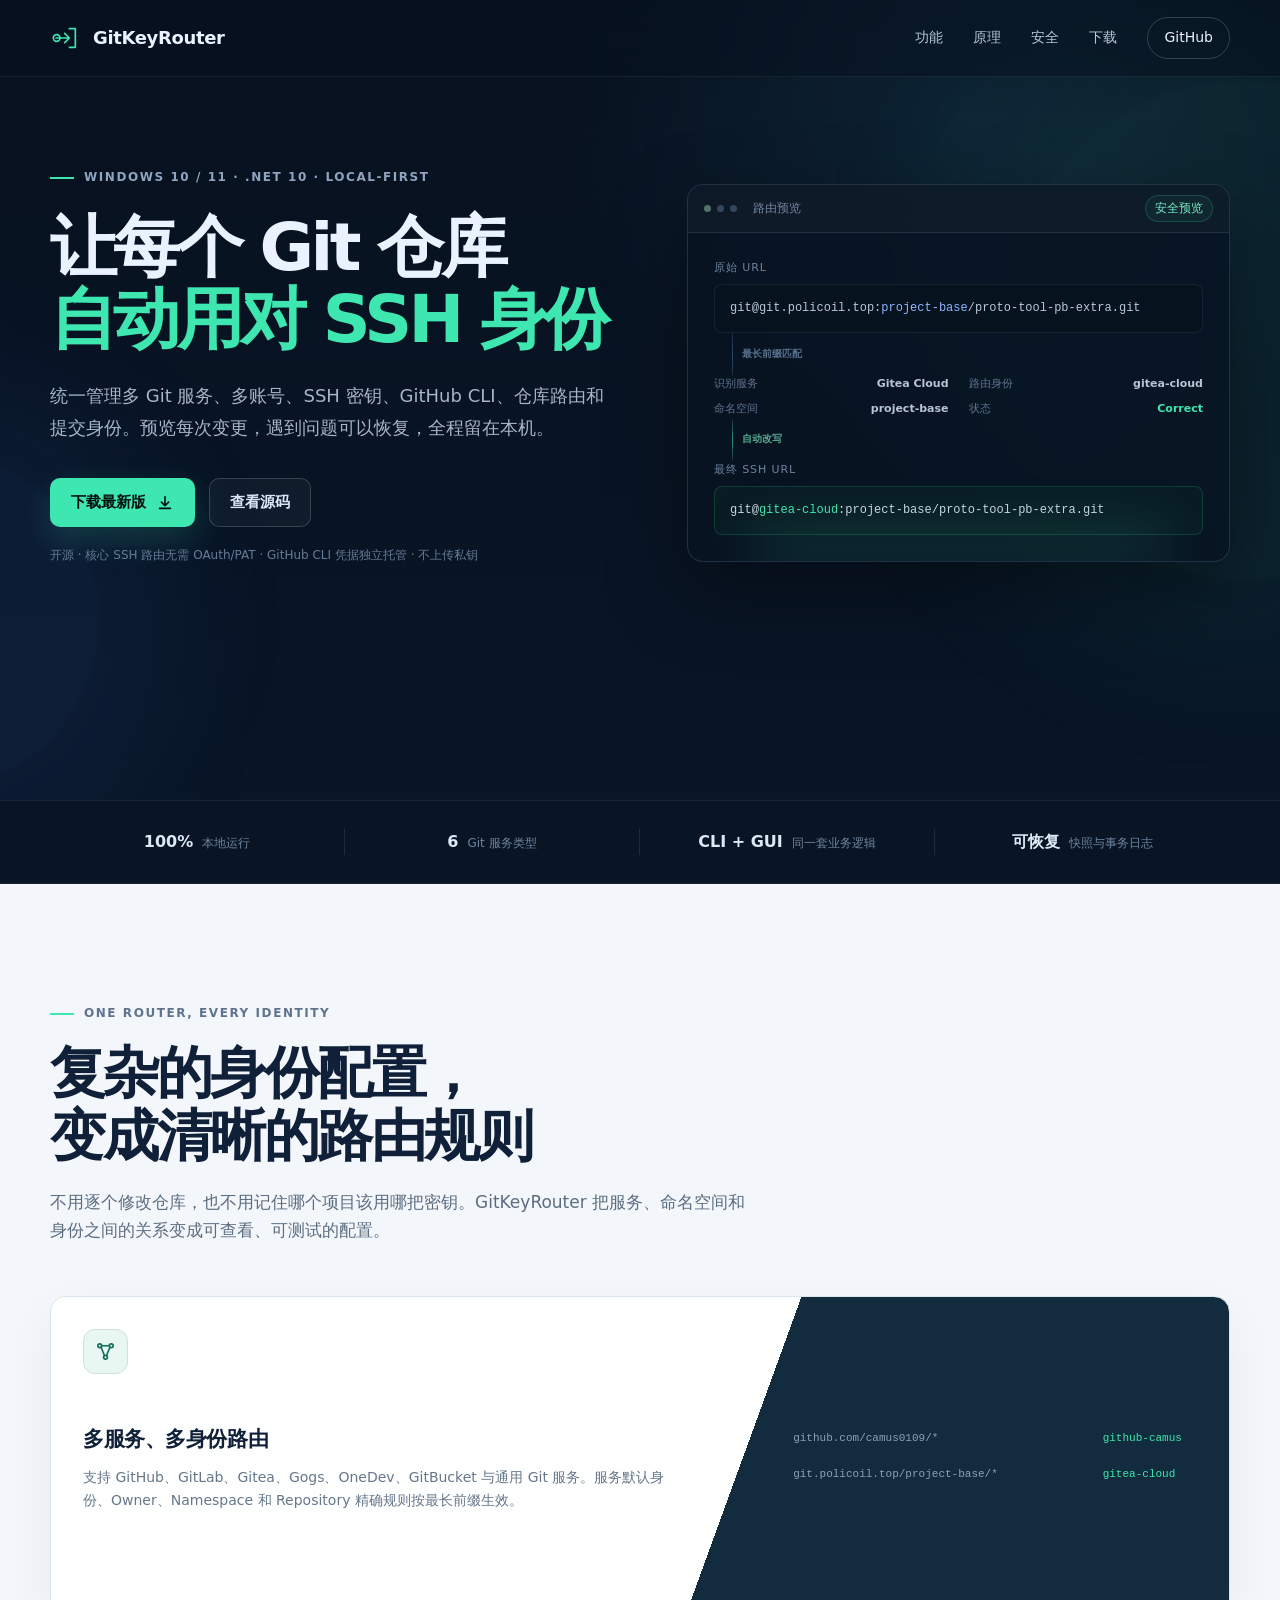
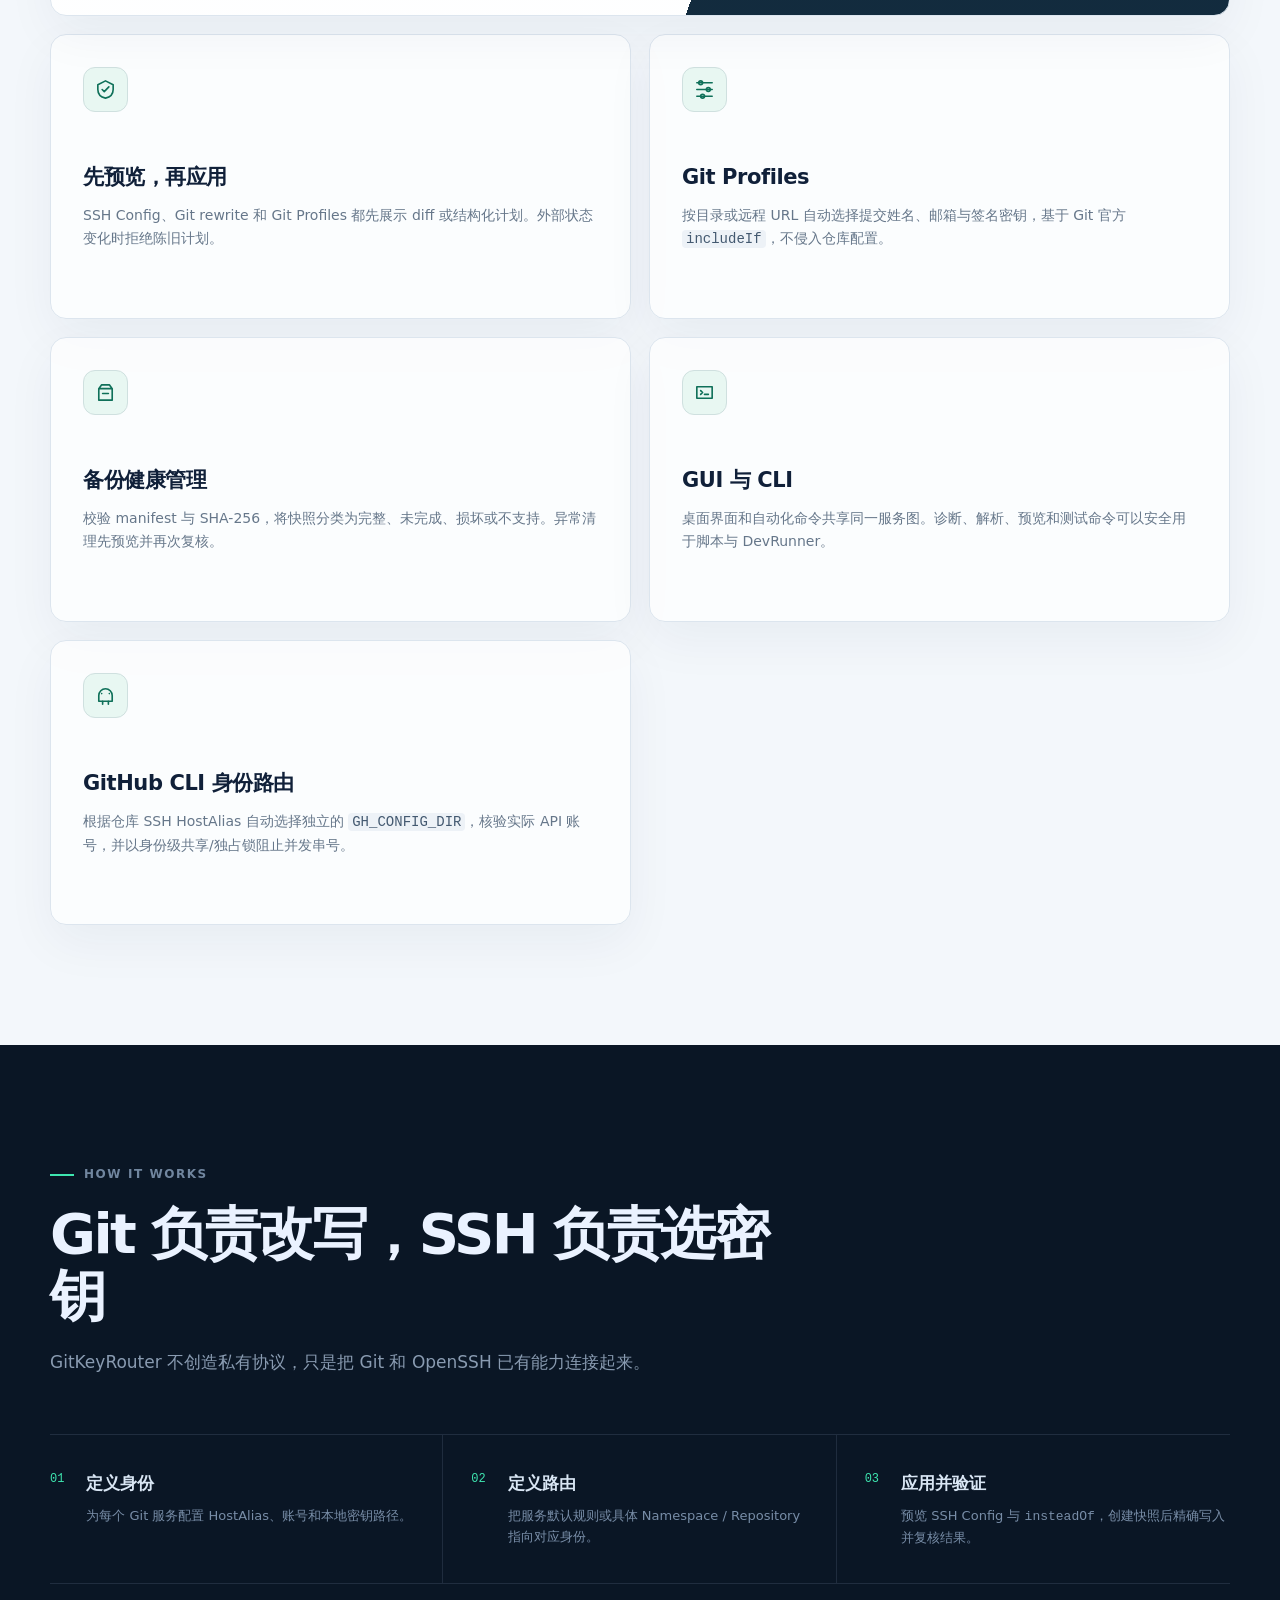
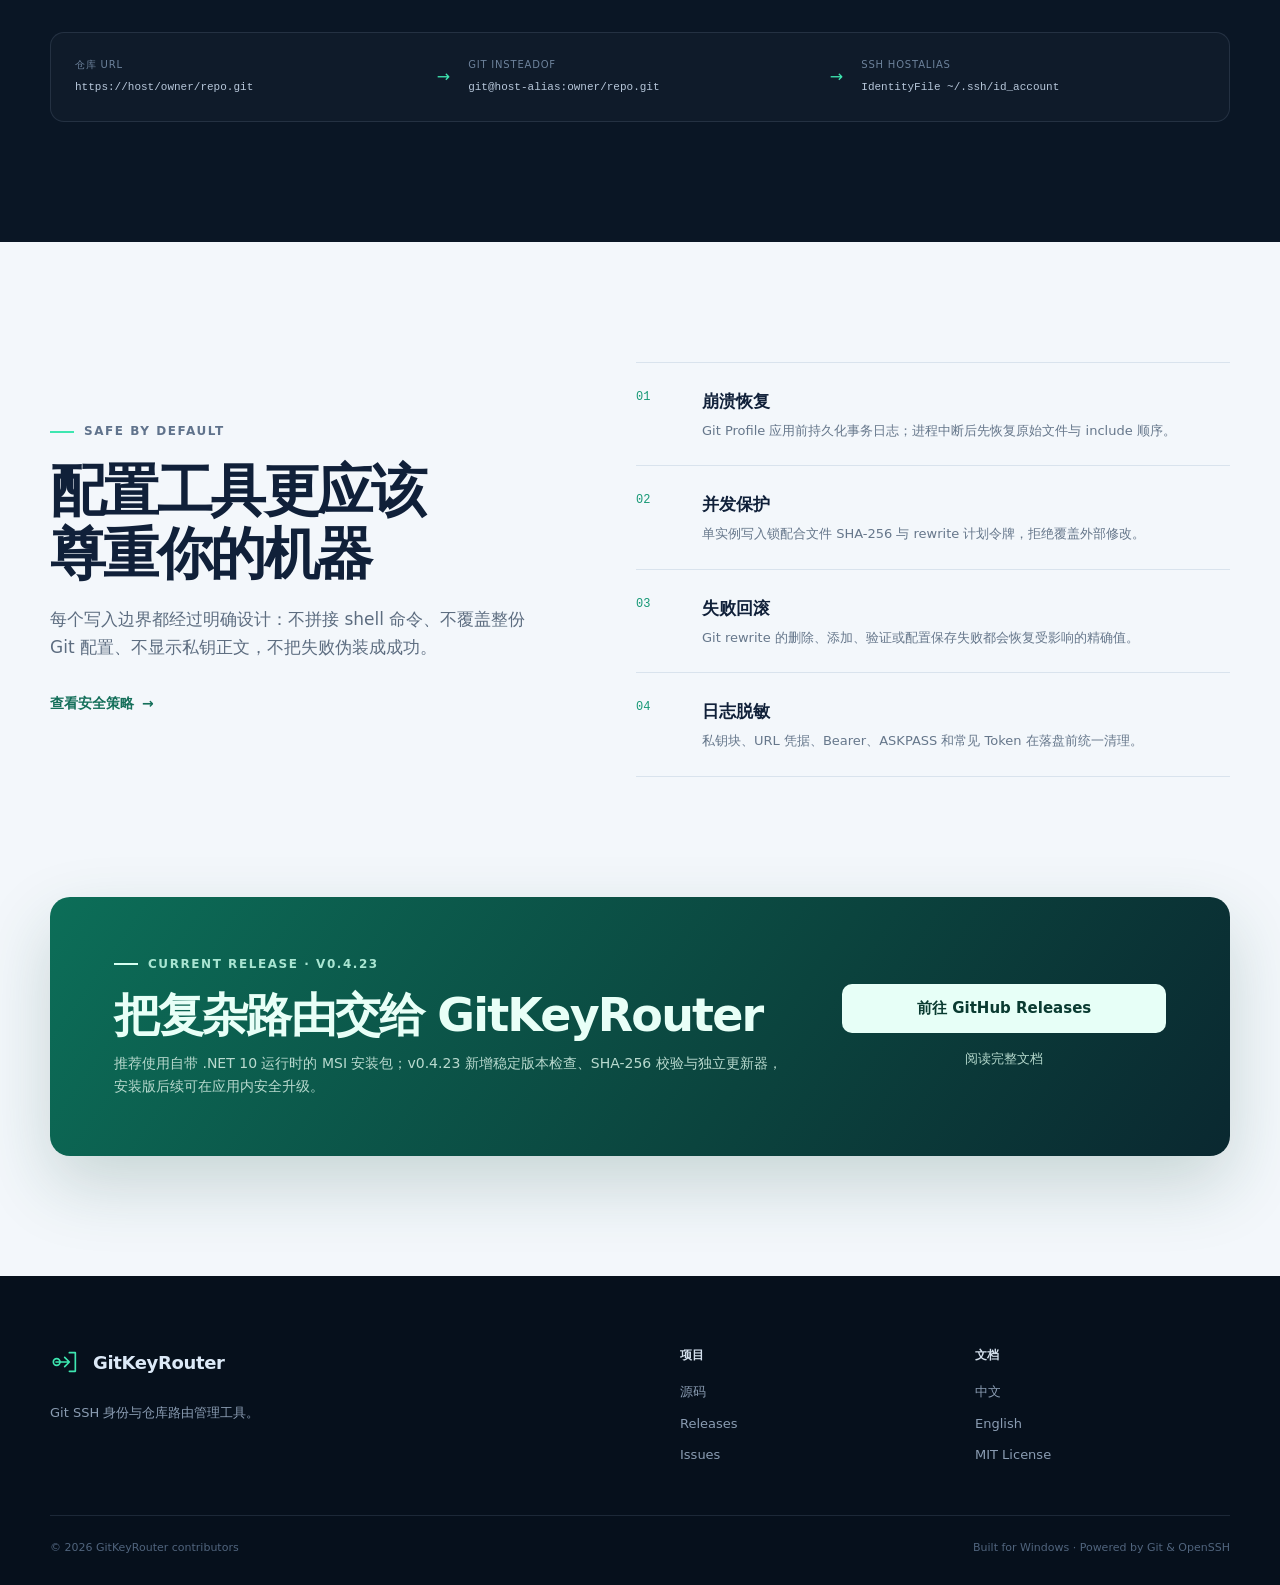
<file: site/index.html>
<!doctype html>
<html lang="zh-CN">
<head>
  <meta charset="utf-8">
  <meta name="viewport" content="width=device-width, initial-scale=1">
  <meta name="theme-color" content="#08111f">
  <meta name="color-scheme" content="dark light">
  <meta name="description" content="GitKeyRouter 是面向 Windows 的本地 Git SSH 与 GitHub CLI 多账号身份路由管理工具。">
  <meta property="og:title" content="GitKeyRouter — 让每个仓库自动用对 SSH 身份">
  <meta property="og:description" content="统一管理多 Git 服务、SSH 与 GitHub CLI 身份、仓库路由、Git Profiles、备份与恢复。">
  <meta property="og:type" content="website">
  <meta property="og:url" content="https://project-base-mirror.github.io/tool-git-key-router/">
  <meta property="og:image" content="https://project-base-mirror.github.io/tool-git-key-router/social-card.svg">
  <link rel="canonical" href="https://project-base-mirror.github.io/tool-git-key-router/">
  <link rel="icon" href="favicon.svg" type="image/svg+xml">
  <link rel="stylesheet" href="styles.css">
  <title>GitKeyRouter — Git SSH 身份路由</title>
</head>
<body>
  <a class="skip-link" href="#main">跳到正文</a>

  <header class="site-header">
    <div class="shell nav-wrap">
      <a class="brand" href="#top" aria-label="GitKeyRouter 首页">
        <svg class="brand-mark" viewBox="0 0 48 48" aria-hidden="true">
          <path d="M9 24h20m0 0-7-7m7 7-7 7"/>
          <circle cx="10" cy="24" r="5"/>
          <path d="M29 10h9v28h-9"/>
        </svg>
        <span>GitKeyRouter</span>
      </a>
      <nav aria-label="主导航">
        <a href="#features">功能</a>
        <a href="#workflow">原理</a>
        <a href="#safety">安全</a>
        <a href="#download">下载</a>
        <a class="nav-github" href="https://github.com/project-base-mirror/tool-git-key-router">GitHub</a>
      </nav>
    </div>
  </header>

  <main id="main">
    <section class="hero" id="top">
      <div class="hero-glow hero-glow-a"></div>
      <div class="hero-glow hero-glow-b"></div>
      <div class="shell hero-grid">
        <div class="hero-copy">
          <div class="eyebrow"><span></span> Windows 10 / 11 · .NET 10 · Local-first</div>
          <h1>让每个 Git 仓库<br><em>自动用对 SSH 身份</em></h1>
          <p class="hero-lead">统一管理多 Git 服务、多账号、SSH 密钥、GitHub CLI、仓库路由和提交身份。预览每次变更，遇到问题可以恢复，全程留在本机。</p>
          <div class="hero-actions">
            <a class="button button-primary" href="https://github.com/project-base-mirror/tool-git-key-router/releases/latest">
              下载最新版
              <svg viewBox="0 0 20 20" aria-hidden="true"><path d="M10 3v10m0 0 4-4m-4 4L6 9M4 16h12"/></svg>
            </a>
            <a class="button button-secondary" href="https://github.com/project-base-mirror/tool-git-key-router">查看源码</a>
          </div>
          <p class="hero-note">开源 · 核心 SSH 路由无需 OAuth/PAT · GitHub CLI 凭据独立托管 · 不上传私钥</p>
        </div>

        <div class="route-card" aria-label="仓库路由示例">
          <div class="window-bar">
            <div class="window-dots"><i></i><i></i><i></i></div>
            <span>路由预览</span>
            <span class="status-pill">安全预览</span>
          </div>
          <div class="route-body">
            <div class="route-label">原始 URL</div>
            <code>git@git.policoil.top:<strong>project-base</strong>/proto-tool-pb-extra.git</code>

            <div class="route-line"><span></span><b>最长前缀匹配</b></div>

            <div class="route-meta">
              <div><span>识别服务</span><strong>Gitea Cloud</strong></div>
              <div><span>路由身份</span><strong>gitea-cloud</strong></div>
              <div><span>命名空间</span><strong>project-base</strong></div>
              <div><span>状态</span><strong class="ok">Correct</strong></div>
            </div>

            <div class="route-line route-line-accent"><span></span><b>自动改写</b></div>

            <div class="route-label">最终 SSH URL</div>
            <code class="result">git@<strong>gitea-cloud</strong>:project-base/proto-tool-pb-extra.git</code>
          </div>
        </div>
      </div>
    </section>

    <section class="trust-strip" aria-label="项目特性摘要">
      <div class="shell trust-grid">
        <div><strong>100%</strong><span>本地运行</span></div>
        <div><strong>6</strong><span>Git 服务类型</span></div>
        <div><strong>CLI + GUI</strong><span>同一套业务逻辑</span></div>
        <div><strong>可恢复</strong><span>快照与事务日志</span></div>
      </div>
    </section>

    <section class="section" id="features">
      <div class="shell">
        <div class="section-heading">
          <div class="eyebrow"><span></span> ONE ROUTER, EVERY IDENTITY</div>
          <h2>复杂的身份配置，<br>变成清晰的路由规则</h2>
          <p>不用逐个修改仓库，也不用记住哪个项目该用哪把密钥。GitKeyRouter 把服务、命名空间和身份之间的关系变成可查看、可测试的配置。</p>
        </div>

        <div class="feature-grid">
          <article class="feature-card feature-wide">
            <div class="feature-icon">
              <svg viewBox="0 0 24 24" aria-hidden="true"><circle cx="6" cy="6" r="2"/><circle cx="18" cy="6" r="2"/><circle cx="12" cy="18" r="2"/><path d="M8 6h8M7.4 7.5l3.5 8.7m5.7-8.7-3.5 8.7"/></svg>
            </div>
            <h3>多服务、多身份路由</h3>
            <p>支持 GitHub、GitLab、Gitea、Gogs、OneDev、GitBucket 与通用 Git 服务。服务默认身份、Owner、Namespace 和 Repository 精确规则按最长前缀生效。</p>
            <div class="mini-routes" aria-hidden="true">
              <span>github.com/camus0109/*</span><b>→</b><strong>github-camus</strong>
              <span>git.policoil.top/project-base/*</span><b>→</b><strong>gitea-cloud</strong>
            </div>
          </article>

          <article class="feature-card">
            <div class="feature-icon"><svg viewBox="0 0 24 24" aria-hidden="true"><path d="M12 3 4 7v5c0 5 3.4 8 8 9 4.6-1 8-4 8-9V7l-8-4Z"/><path d="m8.5 12 2.2 2.2 4.8-5"/></svg></div>
            <h3>先预览，再应用</h3>
            <p>SSH Config、Git rewrite 和 Git Profiles 都先展示 diff 或结构化计划。外部状态变化时拒绝陈旧计划。</p>
          </article>

          <article class="feature-card">
            <div class="feature-icon"><svg viewBox="0 0 24 24" aria-hidden="true"><path d="M4 5h16M4 12h16M4 19h16"/><circle cx="8" cy="5" r="2"/><circle cx="16" cy="12" r="2"/><circle cx="10" cy="19" r="2"/></svg></div>
            <h3>Git Profiles</h3>
            <p>按目录或远程 URL 自动选择提交姓名、邮箱与签名密钥，基于 Git 官方 <code>includeIf</code>，不侵入仓库配置。</p>
          </article>

          <article class="feature-card">
            <div class="feature-icon"><svg viewBox="0 0 24 24" aria-hidden="true"><path d="M5 8h14v12H5zM8 4h8l3 4H5l3-4Z"/><path d="M9 13h6"/></svg></div>
            <h3>备份健康管理</h3>
            <p>校验 manifest 与 SHA-256，将快照分类为完整、未完成、损坏或不支持。异常清理先预览并再次复核。</p>
          </article>

          <article class="feature-card">
            <div class="feature-icon"><svg viewBox="0 0 24 24" aria-hidden="true"><path d="M4 6h16v12H4zM8 10l2 2-2 2m4 0h4"/></svg></div>
            <h3>GUI 与 CLI</h3>
            <p>桌面界面和自动化命令共享同一服务图。诊断、解析、预览和测试命令可以安全用于脚本与 DevRunner。</p>
          </article>

          <article class="feature-card">
            <div class="feature-icon"><svg viewBox="0 0 24 24" aria-hidden="true"><path d="M5 12a7 7 0 0 1 14 0v6H5v-6Z"/><path d="M9 18v3m6-3v3M8 10h.01M16 10h.01"/></svg></div>
            <h3>GitHub CLI 身份路由</h3>
            <p>根据仓库 SSH HostAlias 自动选择独立的 <code>GH_CONFIG_DIR</code>，核验实际 API 账号，并以身份级共享/独占锁阻止并发串号。</p>
          </article>
        </div>
      </div>
    </section>

    <section class="section workflow-section" id="workflow">
      <div class="shell">
        <div class="section-heading compact">
          <div class="eyebrow"><span></span> HOW IT WORKS</div>
          <h2>Git 负责改写，SSH 负责选密钥</h2>
          <p>GitKeyRouter 不创造私有协议，只是把 Git 和 OpenSSH 已有能力连接起来。</p>
        </div>

        <ol class="steps">
          <li>
            <div class="step-number">01</div>
            <div><h3>定义身份</h3><p>为每个 Git 服务配置 HostAlias、账号和本地密钥路径。</p></div>
          </li>
          <li>
            <div class="step-number">02</div>
            <div><h3>定义路由</h3><p>把服务默认规则或具体 Namespace / Repository 指向对应身份。</p></div>
          </li>
          <li>
            <div class="step-number">03</div>
            <div><h3>应用并验证</h3><p>预览 SSH Config 与 <code>insteadOf</code>，创建快照后精确写入并复核结果。</p></div>
          </li>
        </ol>

        <div class="flow" aria-label="Git URL 到 SSH 密钥的处理流程">
          <div><span>仓库 URL</span><code>https://host/owner/repo.git</code></div>
          <b>→</b>
          <div><span>Git insteadOf</span><code>git@host-alias:owner/repo.git</code></div>
          <b>→</b>
          <div><span>SSH HostAlias</span><code>IdentityFile ~/.ssh/id_account</code></div>
        </div>
      </div>
    </section>

    <section class="section" id="safety">
      <div class="shell safety-grid">
        <div class="safety-copy">
          <div class="eyebrow"><span></span> SAFE BY DEFAULT</div>
          <h2>配置工具更应该<br>尊重你的机器</h2>
          <p>每个写入边界都经过明确设计：不拼接 shell 命令、不覆盖整份 Git 配置、不显示私钥正文，不把失败伪装成成功。</p>
          <a class="text-link" href="https://github.com/project-base-mirror/tool-git-key-router/blob/main/SECURITY.md">查看安全策略 <span>→</span></a>
        </div>
        <ul class="safety-list">
          <li><span>01</span><div><strong>崩溃恢复</strong><p>Git Profile 应用前持久化事务日志；进程中断后先恢复原始文件与 include 顺序。</p></div></li>
          <li><span>02</span><div><strong>并发保护</strong><p>单实例写入锁配合文件 SHA-256 与 rewrite 计划令牌，拒绝覆盖外部修改。</p></div></li>
          <li><span>03</span><div><strong>失败回滚</strong><p>Git rewrite 的删除、添加、验证或配置保存失败都会恢复受影响的精确值。</p></div></li>
          <li><span>04</span><div><strong>日志脱敏</strong><p>私钥块、URL 凭据、Bearer、ASKPASS 和常见 Token 在落盘前统一清理。</p></div></li>
        </ul>
      </div>
    </section>

    <section class="download-section" id="download">
      <div class="shell download-card">
        <div>
          <div class="eyebrow light"><span></span> CURRENT RELEASE · v0.4.23</div>
          <h2>把复杂路由交给 GitKeyRouter</h2>
          <p>推荐使用自带 .NET 10 运行时的 MSI 安装包；v0.4.23 新增稳定版本检查、SHA-256 校验与独立更新器，安装版后续可在应用内安全升级。</p>
        </div>
        <div class="download-actions">
          <a class="button button-light" href="https://github.com/project-base-mirror/tool-git-key-router/releases/latest">前往 GitHub Releases</a>
          <a class="download-sub" href="https://github.com/project-base-mirror/tool-git-key-router/blob/main/README.md">阅读完整文档</a>
        </div>
      </div>
    </section>
  </main>

  <footer>
    <div class="shell footer-grid">
      <div>
        <a class="brand footer-brand" href="#top">
          <svg class="brand-mark" viewBox="0 0 48 48" aria-hidden="true"><path d="M9 24h20m0 0-7-7m7 7-7 7"/><circle cx="10" cy="24" r="5"/><path d="M29 10h9v28h-9"/></svg>
          <span>GitKeyRouter</span>
        </a>
        <p>Git SSH 身份与仓库路由管理工具。</p>
      </div>
      <div class="footer-links">
        <div><strong>项目</strong><a href="https://github.com/project-base-mirror/tool-git-key-router">源码</a><a href="https://github.com/project-base-mirror/tool-git-key-router/releases">Releases</a><a href="https://github.com/project-base-mirror/tool-git-key-router/issues">Issues</a></div>
        <div><strong>文档</strong><a href="https://github.com/project-base-mirror/tool-git-key-router/blob/main/README.md">中文</a><a href="https://github.com/project-base-mirror/tool-git-key-router/blob/main/README.en.md">English</a><a href="https://github.com/project-base-mirror/tool-git-key-router/blob/main/LICENSE">MIT License</a></div>
      </div>
    </div>
    <div class="shell footer-bottom"><span>© 2026 GitKeyRouter contributors</span><span>Built for Windows · Powered by Git & OpenSSH</span></div>
  </footer>
</body>
</html>
</file>
<file: site/styles.css>
:root {
  --ink: #eaf2ff;
  --muted: #92a3ba;
  --faint: #5e718b;
  --line: rgba(151, 177, 210, .15);
  --panel: rgba(15, 28, 47, .76);
  --surface: #0b1728;
  --surface-2: #101f33;
  --accent: #3ee6b0;
  --accent-2: #73a8ff;
  --accent-dark: #0f7059;
  --page: #07111f;
  --light-page: #f3f7fb;
  --light-ink: #102039;
  --shadow: 0 28px 80px rgba(0, 0, 0, .38);
  --shell: 1180px;
}

* { box-sizing: border-box; }
html { scroll-behavior: smooth; }
body {
  margin: 0;
  color: var(--ink);
  background: var(--page);
  font-family: Inter, ui-sans-serif, system-ui, -apple-system, BlinkMacSystemFont, "Segoe UI", "Microsoft YaHei UI", sans-serif;
  line-height: 1.65;
  -webkit-font-smoothing: antialiased;
}

a { color: inherit; text-decoration: none; }
code { font-family: "Cascadia Code", "SFMono-Regular", Consolas, monospace; }
.shell { width: min(var(--shell), calc(100% - 48px)); margin-inline: auto; }
.skip-link { position: fixed; top: -100px; left: 16px; z-index: 100; padding: 10px 16px; color: #06100d; background: var(--accent); border-radius: 8px; }
.skip-link:focus { top: 16px; }

.site-header {
  position: absolute;
  inset: 0 0 auto;
  z-index: 20;
  border-bottom: 1px solid rgba(255, 255, 255, .07);
  background: rgba(7, 17, 31, .5);
  backdrop-filter: blur(18px);
}
.nav-wrap { height: 76px; display: flex; align-items: center; justify-content: space-between; }
.brand { display: inline-flex; align-items: center; gap: 11px; font-size: 18px; font-weight: 760; letter-spacing: -.02em; }
.brand-mark { width: 32px; height: 32px; fill: none; stroke: var(--accent); stroke-width: 2.5; stroke-linecap: round; stroke-linejoin: round; }
nav { display: flex; align-items: center; gap: 30px; color: #b8c6d8; font-size: 14px; }
nav a { transition: color .2s ease; }
nav a:hover, nav a:focus-visible { color: #fff; }
.nav-github { padding: 8px 16px; color: var(--ink); border: 1px solid rgba(255,255,255,.18); border-radius: 999px; }

.hero { position: relative; min-height: 800px; padding: 168px 0 112px; overflow: hidden; background: radial-gradient(circle at 76% 15%, rgba(43, 113, 139, .18), transparent 34%), linear-gradient(180deg, #07111f 0%, #091627 100%); }
.hero::before { content: ""; position: absolute; inset: 0; opacity: .3; background-image: linear-gradient(rgba(111, 148, 184, .08) 1px, transparent 1px), linear-gradient(90deg, rgba(111, 148, 184, .08) 1px, transparent 1px); background-size: 64px 64px; mask-image: linear-gradient(to bottom, black, transparent 82%); }
.hero-glow { position: absolute; border-radius: 50%; filter: blur(2px); pointer-events: none; }
.hero-glow-a { width: 500px; height: 500px; right: -220px; top: 80px; background: rgba(52, 207, 161, .08); box-shadow: 0 0 160px 70px rgba(52, 207, 161, .08); }
.hero-glow-b { width: 340px; height: 340px; left: -240px; bottom: 10px; background: rgba(73, 126, 255, .08); box-shadow: 0 0 140px 80px rgba(73, 126, 255, .07); }
.hero-grid { position: relative; display: grid; grid-template-columns: minmax(0, 1.02fr) minmax(460px, .98fr); align-items: center; gap: 72px; }
.eyebrow { display: flex; align-items: center; gap: 10px; color: #8fa4bf; font-size: 12px; font-weight: 700; letter-spacing: .13em; text-transform: uppercase; }
.eyebrow span { width: 24px; height: 2px; background: var(--accent); }
h1 { max-width: 720px; margin: 24px 0; font-size: clamp(46px, 5.2vw, 72px); line-height: 1.08; letter-spacing: -.055em; font-weight: 760; }
h1 em { color: var(--accent); font-style: normal; }
.hero-lead { max-width: 620px; margin: 0; color: #a6b5c8; font-size: 18px; line-height: 1.8; }
.hero-actions { display: flex; gap: 14px; margin: 34px 0 19px; }
.button { display: inline-flex; min-height: 48px; align-items: center; justify-content: center; gap: 10px; padding: 11px 20px; border: 1px solid transparent; border-radius: 10px; font-size: 15px; font-weight: 700; transition: transform .2s ease, border-color .2s ease, background .2s ease; }
.button:hover { transform: translateY(-2px); }
.button:focus-visible, a:focus-visible { outline: 3px solid rgba(62, 230, 176, .35); outline-offset: 3px; }
.button svg { width: 18px; fill: none; stroke: currentColor; stroke-width: 1.8; stroke-linecap: round; stroke-linejoin: round; }
.button-primary { color: #05100d; background: var(--accent); box-shadow: 0 12px 32px rgba(62, 230, 176, .17); }
.button-primary:hover { background: #72f1c9; }
.button-secondary { color: #d9e6f5; border-color: rgba(255,255,255,.16); background: rgba(255,255,255,.035); }
.button-secondary:hover { border-color: rgba(255,255,255,.34); background: rgba(255,255,255,.07); }
.hero-note { color: #667b95; font-size: 12px; }

.route-card { position: relative; border: 1px solid rgba(147, 181, 219, .18); border-radius: 16px; overflow: hidden; background: rgba(8, 20, 35, .88); box-shadow: var(--shadow); backdrop-filter: blur(12px); }
.route-card::after { content: ""; position: absolute; inset: auto 14% -1px; height: 1px; background: var(--accent); box-shadow: 0 -14px 55px 11px rgba(62,230,176,.26); }
.window-bar { display: flex; height: 48px; align-items: center; padding: 0 16px; color: #72859d; font-size: 12px; border-bottom: 1px solid var(--line); background: rgba(255,255,255,.025); }
.window-dots { display: flex; gap: 6px; margin-right: 16px; }
.window-dots i { width: 7px; height: 7px; border-radius: 50%; background: #34465c; }
.window-dots i:first-child { background: #527366; }
.status-pill { margin-left: auto; padding: 3px 9px; color: #7aebc7; border: 1px solid rgba(62,230,176,.2); border-radius: 99px; background: rgba(62,230,176,.06); }
.route-body { padding: 26px; }
.route-label { margin-bottom: 7px; color: #6f849d; font-size: 11px; text-transform: uppercase; letter-spacing: .08em; }
.route-body code { display: block; padding: 14px 15px; color: #b9c8d9; font-size: 12px; line-height: 1.6; overflow-wrap: anywhere; border: 1px solid rgba(151,177,210,.1); border-radius: 8px; background: #07121f; }
.route-body code strong { color: #8db5ff; font-weight: 500; }
.route-body code.result { color: #c7d4e4; border-color: rgba(62,230,176,.16); background: rgba(14,42,40,.42); }
.route-body code.result strong { color: var(--accent); }
.route-line { display: flex; height: 42px; align-items: center; gap: 9px; margin-left: 18px; color: #57708b; font-size: 10px; }
.route-line span { width: 1px; align-self: stretch; background: linear-gradient(var(--line), rgba(115,168,255,.35), var(--line)); }
.route-line-accent { color: #55a88e; }
.route-line-accent span { background: linear-gradient(var(--line), rgba(62,230,176,.6), var(--line)); }
.route-meta { display: grid; grid-template-columns: 1fr 1fr; gap: 7px 20px; }
.route-meta div { display: flex; justify-content: space-between; gap: 12px; font-size: 11px; }
.route-meta span { color: #60748d; }
.route-meta strong { color: #b7c5d5; font-weight: 550; }
.route-meta strong.ok { color: var(--accent); }

.trust-strip { position: relative; border-block: 1px solid rgba(134,164,198,.12); background: #091524; }
.trust-grid { display: grid; grid-template-columns: repeat(4, 1fr); padding-block: 28px; }
.trust-grid div { display: flex; align-items: baseline; justify-content: center; gap: 9px; border-right: 1px solid var(--line); }
.trust-grid div:last-child { border-right: 0; }
.trust-grid strong { color: #dce9f7; font-size: 16px; }
.trust-grid span { color: #6f849d; font-size: 12px; }

.section { padding: 120px 0; background: var(--light-page); color: var(--light-ink); }
.section-heading { max-width: 700px; margin-bottom: 52px; }
.section-heading .eyebrow, .safety-copy .eyebrow { color: #60738c; }
.section-heading h2, .safety-copy h2 { margin: 18px 0 20px; font-size: clamp(38px, 4.4vw, 56px); line-height: 1.12; letter-spacing: -.045em; }
.section-heading p, .safety-copy > p { margin: 0; color: #5d6d80; font-size: 17px; }
.section-heading.compact { max-width: 760px; }

.feature-grid { display: grid; grid-template-columns: repeat(2, 1fr); gap: 18px; }
.feature-card { min-height: 285px; padding: 32px; border: 1px solid #dce5ee; border-radius: 16px; background: rgba(255,255,255,.72); box-shadow: 0 18px 50px rgba(25,48,75,.05); }
.feature-wide { grid-column: span 2; min-height: 320px; padding-right: 42%; background: linear-gradient(110deg, rgba(255,255,255,.94) 0 58%, rgba(14, 39, 58, .98) 58% 100%); position: relative; overflow: hidden; }
.feature-icon { display: grid; width: 45px; height: 45px; margin-bottom: 48px; place-items: center; color: var(--accent-dark); border: 1px solid #cfe0df; border-radius: 12px; background: #e8f7f2; }
.feature-icon svg { width: 23px; fill: none; stroke: currentColor; stroke-width: 1.7; stroke-linecap: round; stroke-linejoin: round; }
.feature-card h3 { margin: 0 0 10px; font-size: 21px; letter-spacing: -.02em; }
.feature-card p { max-width: 600px; margin: 0; color: #66778a; font-size: 14px; }
.feature-card p code { padding: 1px 4px; color: #435970; border-radius: 4px; background: #edf2f7; }
.mini-routes { position: absolute; top: 50%; right: 4%; width: 33%; display: grid; grid-template-columns: 1fr auto; gap: 8px 12px; transform: translateY(-50%); color: #8da0b7; font: 11px/1.5 "Cascadia Code", Consolas, monospace; }
.mini-routes span { overflow: hidden; text-overflow: ellipsis; white-space: nowrap; }
.mini-routes b { display: none; }
.mini-routes strong { grid-column: 2; color: var(--accent); font-weight: 500; }
.mini-routes span:nth-of-type(2), .mini-routes strong:nth-of-type(2) { margin-top: 12px; }

.workflow-section { color: var(--ink); background: #0a1625; }
.workflow-section .section-heading h2 { color: var(--ink); }
.workflow-section .section-heading p { color: #899bb1; }
.workflow-section .eyebrow { color: #71869f; }
.steps { display: grid; grid-template-columns: repeat(3, 1fr); gap: 0; margin: 58px 0 48px; padding: 0; list-style: none; border-block: 1px solid var(--line); }
.steps li { display: flex; gap: 22px; padding: 34px 28px; border-right: 1px solid var(--line); }
.steps li:first-child { padding-left: 0; }
.steps li:last-child { padding-right: 0; border-right: 0; }
.step-number { color: var(--accent); font: 12px/1.8 "Cascadia Code", Consolas, monospace; }
.steps h3 { margin: 0 0 8px; color: #d9e6f4; font-size: 17px; }
.steps p { margin: 0; color: #788da7; font-size: 13px; }
.flow { display: grid; grid-template-columns: 1fr auto 1fr auto 1fr; align-items: center; gap: 18px; padding: 24px; border: 1px solid var(--line); border-radius: 14px; background: rgba(255,255,255,.022); }
.flow div { min-width: 0; }
.flow span { display: block; margin-bottom: 5px; color: #6d829b; font-size: 10px; text-transform: uppercase; letter-spacing: .08em; }
.flow code { display: block; color: #b7c7da; font-size: 11px; overflow: hidden; text-overflow: ellipsis; white-space: nowrap; }
.flow b { color: var(--accent); font-weight: 400; }

.safety-grid { display: grid; grid-template-columns: .9fr 1.1fr; gap: 100px; align-items: center; }
.text-link { display: inline-flex; gap: 8px; margin-top: 30px; color: #146f5a; font-size: 14px; font-weight: 700; }
.text-link span { transition: transform .2s ease; }
.text-link:hover span { transform: translateX(4px); }
.safety-list { margin: 0; padding: 0; list-style: none; border-top: 1px solid #d9e3ed; }
.safety-list li { display: grid; grid-template-columns: 50px 1fr; gap: 16px; padding: 24px 0; border-bottom: 1px solid #d9e3ed; }
.safety-list li > span { color: #169875; font: 12px/1.8 "Cascadia Code", Consolas, monospace; }
.safety-list strong { display: block; margin-bottom: 5px; font-size: 17px; }
.safety-list p { margin: 0; color: #66778b; font-size: 13px; }

.download-section { padding: 0 0 120px; color: var(--light-ink); background: var(--light-page); }
.download-card { display: grid; grid-template-columns: 1.35fr .65fr; gap: 56px; align-items: center; padding: 58px 64px; color: #e8fff7; border-radius: 20px; background: linear-gradient(125deg, #0c6e58, #0b443e 60%, #0a2830); box-shadow: 0 28px 70px rgba(23,78,66,.2); }
.download-card .eyebrow { color: #a9e5d2; }
.download-card .eyebrow span { background: #d6fff1; }
.download-card h2 { margin: 15px 0 10px; font-size: clamp(32px, 4vw, 46px); line-height: 1.15; letter-spacing: -.04em; }
.download-card p { max-width: 680px; margin: 0; color: #b9dacf; font-size: 14px; }
.download-actions { display: flex; flex-direction: column; align-items: stretch; gap: 15px; text-align: center; }
.button-light { color: #0a3b31; background: #e7fff7; }
.button-light:hover { background: #fff; }
.download-sub { color: #b5d9cd; font-size: 13px; }
.download-sub:hover { color: #fff; }

footer { padding: 70px 0 28px; color: #8a9cb2; background: #06101c; }
.footer-grid { display: grid; grid-template-columns: 1fr 1fr; gap: 80px; padding-bottom: 50px; }
.footer-brand { color: #dce9f7; }
.footer-grid > div:first-child > p { margin: 15px 0 0; font-size: 13px; }
.footer-links { display: grid; grid-template-columns: repeat(2, 1fr); gap: 40px; }
.footer-links div { display: flex; flex-direction: column; gap: 10px; font-size: 13px; }
.footer-links strong { margin-bottom: 5px; color: #d4e0ed; font-size: 12px; }
.footer-links a:hover { color: var(--accent); }
.footer-bottom { display: flex; justify-content: space-between; padding-top: 23px; color: #50647d; border-top: 1px solid var(--line); font-size: 11px; }

@media (max-width: 960px) {
  .hero-grid { grid-template-columns: 1fr; gap: 52px; }
  .hero-copy { max-width: 720px; }
  .route-card { max-width: 700px; }
  .hero { padding-top: 150px; }
  .feature-wide { padding-right: 32px; background: rgba(255,255,255,.72); }
  .mini-routes { display: none; }
  .safety-grid { grid-template-columns: 1fr; gap: 55px; }
  .download-card { grid-template-columns: 1fr; }
  .steps { grid-template-columns: 1fr; }
  .steps li, .steps li:first-child, .steps li:last-child { padding: 24px 0; border-right: 0; border-bottom: 1px solid var(--line); }
  .steps li:last-child { border-bottom: 0; }
  .flow { grid-template-columns: 1fr; }
  .flow b { transform: rotate(90deg); justify-self: center; }
}

@media (max-width: 680px) {
  .shell { width: min(100% - 30px, var(--shell)); }
  .nav-wrap { height: 66px; }
  nav a:not(.nav-github) { display: none; }
  .nav-github { padding: 6px 13px; }
  .hero { min-height: auto; padding: 125px 0 80px; }
  h1 { font-size: clamp(40px, 12vw, 56px); }
  .hero-lead { font-size: 16px; }
  .hero-actions { flex-direction: column; align-items: stretch; }
  .route-body { padding: 20px; }
  .route-meta { grid-template-columns: 1fr; }
  .trust-grid { grid-template-columns: 1fr 1fr; row-gap: 24px; }
  .trust-grid div:nth-child(2) { border-right: 0; }
  .section { padding: 82px 0; }
  .section-heading h2, .safety-copy h2 { font-size: 38px; }
  .feature-grid { grid-template-columns: 1fr; }
  .feature-wide { grid-column: auto; }
  .feature-card { min-height: auto; padding: 26px; }
  .feature-icon { margin-bottom: 34px; }
  .download-section { padding-bottom: 80px; }
  .download-card { width: 100%; padding: 42px 24px; border-radius: 0; }
  .footer-grid { grid-template-columns: 1fr; gap: 45px; }
  .footer-bottom { flex-direction: column; gap: 8px; }
}

@media (prefers-reduced-motion: reduce) {
  html { scroll-behavior: auto; }
  *, *::before, *::after { transition-duration: .01ms !important; }
}
</file>
